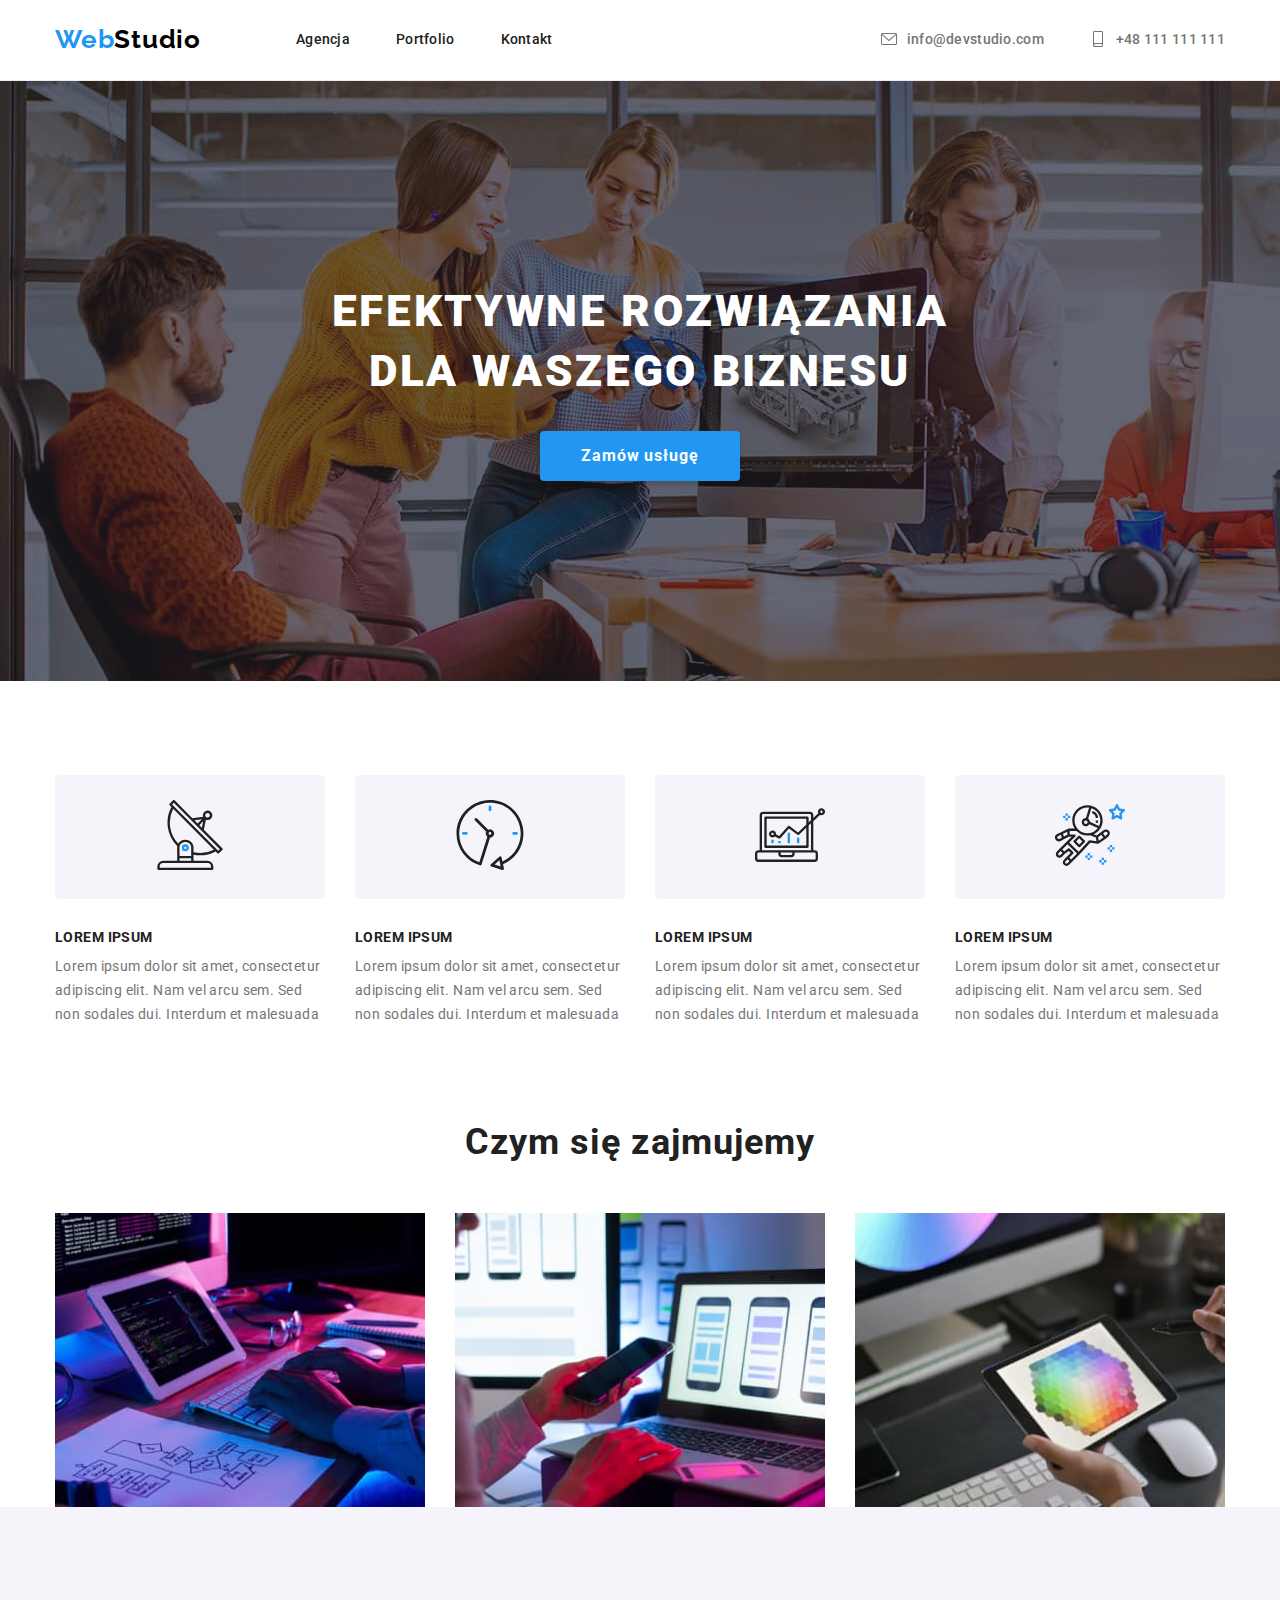
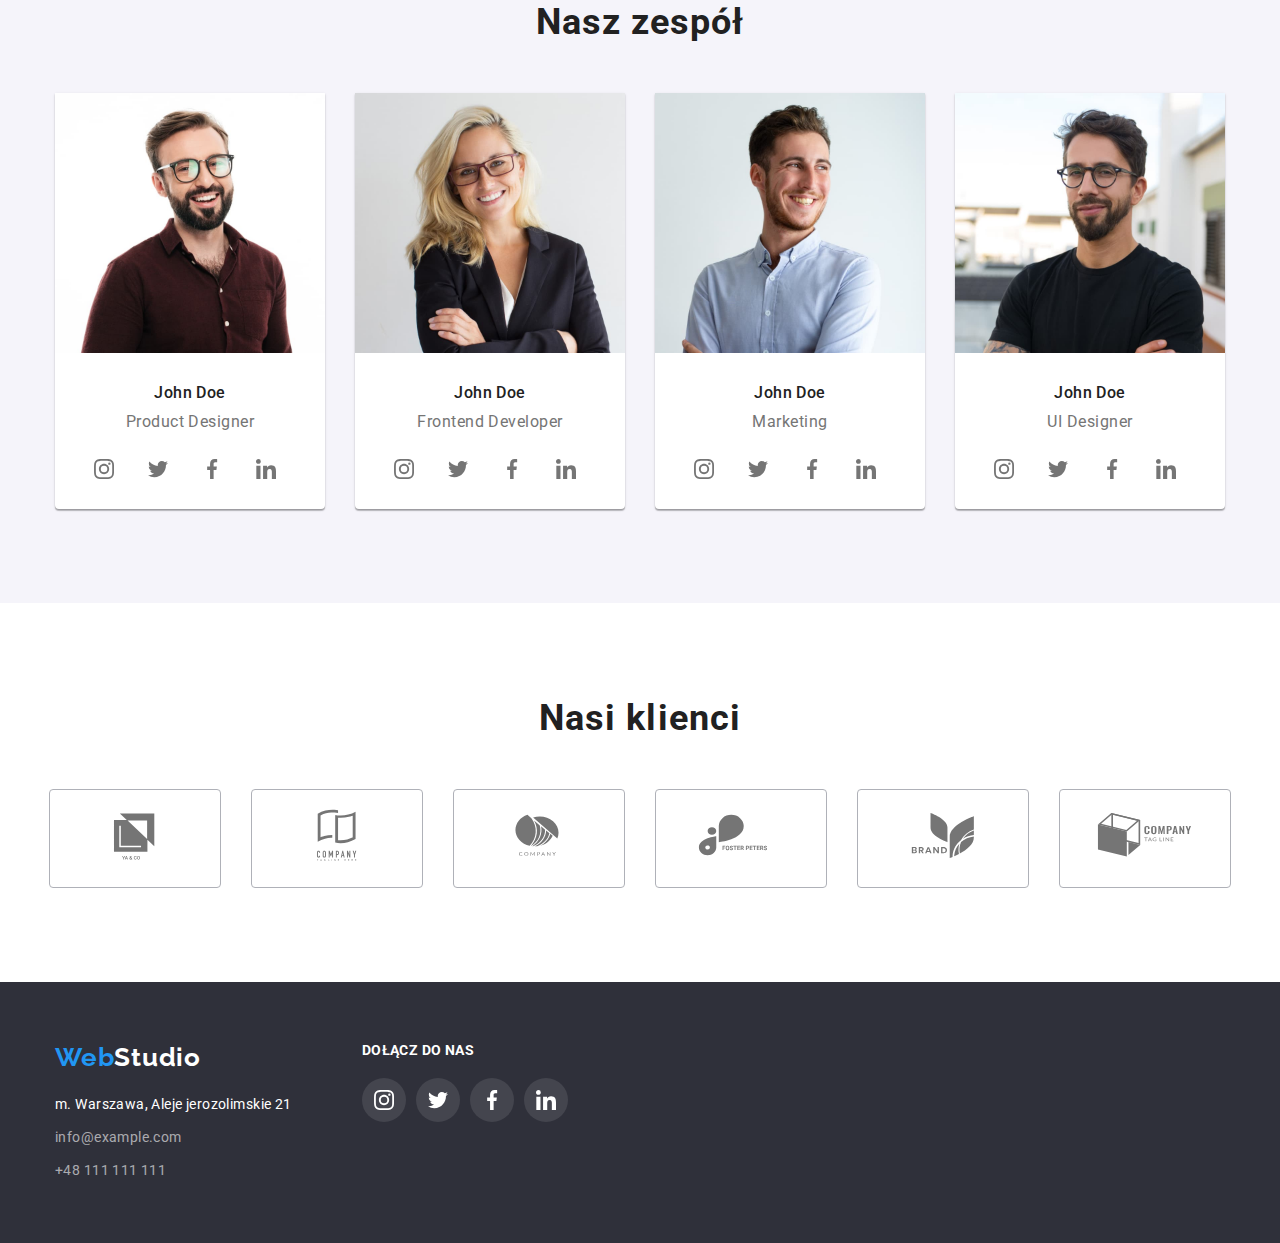
<file: index.html>
<!DOCTYPE html>
<html lang="pl">

<head>
    <meta charset="UTF-8">
    <meta http-equiv="X-UA-Compatible" content="IE=edge">
    <meta name="viewport" content="width=device-width, initial-scale=1.0">
    <link rel="preconnect" href="https://fonts.gstatic.com">
    <link
        href="https://fonts.googleapis.com/css2?family=Raleway:wght@400;700&family=Roboto:wght@400;500;700;900&display=swap"
        rel="stylesheet">
    <title>Zadanie domowe #4 GOIT POLSKA</title>
    <link rel="stylesheet"
        href="https://cdnjs.cloudflare.com/ajax/libs/modern-normalize/1.0.0/modern-normalize.min.css">
    <link rel="stylesheet" href="./css/styles.css">
</head>

<body>

    <!-- -----HEADER----- -->

    <header class="header">
        <div class="container">
            <nav class="navigation">
                <a class="main-logo link" href="./index.html"><span>Web</span>Studio</a>
                <ul class="navigation_list list">
                    <li class="navigation_list-item"><a href="#" class="navigation_list-item-link link">Agencja</a></li>
                    <li class="navigation_list-item"><a href="./portfolio.html"
                            class="navigation_list-item-link link">Portfolio</a></li>
                    <li class="navigation_list-item"><a href="#" class="navigation_list-item-link link">Kontakt</a></li>
                </ul>

                <ul class="navigation_list list">
                    <li class="navigation_list-item">
                        <a href="mailto:info@devstudio.com"
                            class="navigation_list-item-link link navigation_list-item-link-contact">
                            <svg class="icon icon-envelope icon-header">
                                <use xlink:href="./images/symbol-defs.svg#envelope" />
                            </svg>info@devstudio.com</a>
                    </li>
                    <li class="navigation_list-item"><a href="tel:+48111111111"
                            class="navigation_list-item-link link navigation_list-item-link-contact">
                            <svg class="icon icon-smartphone icon-header">
                                <use xlink:href=" ./images/symbol-defs.svg#smartphone" />
                            </svg>+48 111 111 111</a></li>
                </ul>
            </nav>
        </div>
    </header>

    <main>

        <!-- -----HERO----- -->

        <section class="hero">
            <div class="container">
                <h1 class="hero-text">EFEKTYWNE ROZWIĄZANIA<br> DLA WASZEGO BIZNESU</h1>
                <button class="hero-btn" type="button">Zamów usługę</button>
            </div>
        </section>

        <!-- -----ADVANTAGE----- -->

        <section class="advantage">
            <div class="container section">

                <ul class="advantage_list">
                    <li class="advantage_list-item list">
                        <div class="advantage_list-item-icon">
                            <svg class="icon icon-antenna icon-advantage">
                                <use xlink:href=" ./images/symbol-defs.svg#antenna" />
                            </svg>
                        </div>
                        <h4 class="advantage_list-item-header">LOREM IPSUM</h4>
                        <p class="advantage_list-item-description">Lorem ipsum dolor sit amet, consectetur adipiscing
                            elit.
                            Nam vel arcu sem. Sed non sodales dui. Interdum et malesuada
                        </p>
                    </li>
                    <li class="advantage_list-item list">
                        <div class="advantage_list-item-icon">
                            <svg class="icon icon-clock icon-advantage">
                                <use xlink:href=" ./images/symbol-defs.svg#clock" />
                            </svg>
                        </div>
                        <h4 class="advantage_list-item-header">LOREM IPSUM</h4>
                        <p class="advantage_list-item-description">Lorem ipsum dolor sit amet, consectetur adipiscing
                            elit.
                            Nam vel arcu sem. Sed non sodales dui. Interdum et malesuada
                        </p>
                    </li>
                    <li class="advantage_list-item list">
                        <div class="advantage_list-item-icon">
                            <svg class="icon icon-diagram icon-advantage">
                                <use xlink:href=" ./images/symbol-defs.svg#diagram" />
                            </svg>
                        </div>
                        <h4 class="advantage_list-item-header">LOREM IPSUM</h4>
                        <p class="advantage_list-item-description">Lorem ipsum dolor sit amet, consectetur adipiscing
                            elit.
                            Nam vel arcu sem. Sed non sodales dui. Interdum et malesuada
                        </p>
                    </li>
                    <li class="advantage_list-item list">
                        <div class="advantage_list-item-icon">
                            <svg class="icon icon-astronaut icon-advantage">
                                <use xlink:href=" ./images/symbol-defs.svg#astronaut" />
                            </svg>
                        </div>
                        <h4 class="advantage_list-item-header">LOREM IPSUM</h4>
                        <p class="advantage_list-item-description">Lorem ipsum dolor sit amet, consectetur adipiscing
                            elit.
                            Nam vel arcu sem. Sed non sodales dui. Interdum et malesuada
                        </p>
                    </li>
                </ul>
            </div>
        </section>

        <!-- -----ABOUT-US----- -->

        <section class="about">
            <div class="container">

                <h2 class="main-header">Czym się zajmujemy</h2>
                <ul class="about_list-img">
                    <li class="about_list-img-item list"><img src="./images//main/box1.jpg" alt="Aplikacje na tablety"
                            width="370" height="294"></li>
                    <li class="about_list-img-item list"><img src="./images//main/box2.jpg" alt="Aplikacje na komputery"
                            width="370" height="294"></li>
                    <li class="about_list-img-item list"><img src="./images//main/box3.jpg"
                            alt="Aplikacje na urządzenia mobilne" width="370" height="294"></li>
                </ul>
            </div>
        </section>

        <!-- -----OUR TEAM----- -->

        <section class="team">
            <div class="container section">

                <h2 class="main-header">Nasz zespół</h2>
                <ul class="team_list">
                    <li class="team_list-item list">
                        <img class="team_list-item-img" src="./images//main/team1.jpg" alt="Product Designer"
                            width="270" height="260">
                        <h5 class="list-item-header">John Doe</h5>
                        <p class="list-item-description">Product Designer</p>
                        <ul class="social-icon-list">
                            <li class="social-icon-list-item list">
                                <a href="https://www.instagram.com" class="social-icon-list-item-link link">
                                    <svg class="icon icon-instagram social-icon footer-icon">
                                        <use xlink:href=" ./images/symbol-defs.svg#instagram" />
                                    </svg>
                                </a>
                            </li>
                            <li class="social-icon-list-item list">
                                <a href="https://www.twitter.com" class="social-icon-list-item-link link">
                                    <svg class="icon icon-twitter social-icon footer-icon">
                                        <use xlink:href=" ./images/symbol-defs.svg#twitter" />
                                    </svg>
                                </a>
                            </li>
                            <li class="social-icon-list-item list">
                                <a href="https://www.facebook.com" class="social-icon-list-item-link link">
                                    <svg class="icon icon-facebook social-icon footer-icon">
                                        <use xlink:href=" ./images/symbol-defs.svg#facebook" />
                                    </svg>
                                </a>
                            </li>
                            <li class="social-icon-list-item list">
                                <a href="https://www.linkedin.com" class="social-icon-list-item-link link">
                                    <svg class="icon icon-linkedin social-icon footer-icon">
                                        <use xlink:href=" ./images/symbol-defs.svg#linkedin" />
                                    </svg>
                                </a>
                            </li>
                        </ul>
                    </li>
                    <li class="team_list-item list">
                        <img class="team_list-item-img" src="./images//main/team2.jpg" alt="Frontend Developer"
                            width="270" height="260">
                        <h5 class="list-item-header">John Doe</h5>
                        <p class="list-item-description">Frontend Developer</p>
                        <ul class="social-icon-list">
                            <li class="social-icon-list-item list">
                                <a href="https://www.instagram.com" class="social-icon-list-item-link link">
                                    <svg class="icon icon-instagram social-icon footer-icon">
                                        <use xlink:href=" ./images/symbol-defs.svg#instagram" />
                                    </svg>
                                </a>
                            </li>
                            <li class="social-icon-list-item list">
                                <a href="https://www.twitter.com" class="social-icon-list-item-link link">
                                    <svg class="icon icon-twitter social-icon footer-icon">
                                        <use xlink:href=" ./images/symbol-defs.svg#twitter" />
                                    </svg>
                                </a>
                            </li>
                            <li class="social-icon-list-item list">
                                <a href="https://www.facebook.com" class="social-icon-list-item-link link">
                                    <svg class="icon icon-facebook social-icon footer-icon">
                                        <use xlink:href=" ./images/symbol-defs.svg#facebook" />
                                    </svg>
                                </a>
                            </li>
                            <li class="social-icon-list-item list">
                                <a href="https://www.linkedin.com" class="social-icon-list-item-link link">
                                    <svg class="icon icon-linkedin social-icon footer-icon">
                                        <use xlink:href=" ./images/symbol-defs.svg#linkedin" />
                                    </svg>
                                </a>
                            </li>
                        </ul>
                    </li>
                    <li class="team_list-item list">
                        <img class="team_list-item-img" src="./images//main/team3.jpg" alt="Marketing" width="270"
                            height="260">
                        <h5 class="list-item-header">John Doe</h5>
                        <p class="list-item-description">Marketing</p>
                        <ul class="social-icon-list">
                            <li class="social-icon-list-item list">
                                <a href="https://www.instagram.com" class="social-icon-list-item-link link">
                                    <svg class="icon icon-instagram social-icon footer-icon">
                                        <use xlink:href=" ./images/symbol-defs.svg#instagram" />
                                    </svg>
                                </a>
                            </li>
                            <li class="social-icon-list-item list">
                                <a href="https://www.twitter.com" class="social-icon-list-item-link link">
                                    <svg class="icon icon-twitter social-icon footer-icon">
                                        <use xlink:href=" ./images/symbol-defs.svg#twitter" />
                                    </svg>
                                </a>
                            </li>
                            <li class="social-icon-list-item list">
                                <a href="https://www.facebook.com" class="social-icon-list-item-link link">
                                    <svg class="icon icon-facebook social-icon footer-icon">
                                        <use xlink:href=" ./images/symbol-defs.svg#facebook" />
                                    </svg>
                                </a>
                            </li>
                            <li class="social-icon-list-item list">
                                <a href="https://www.linkedin.com" class="social-icon-list-item-link link">
                                    <svg class="icon icon-linkedin social-icon footer-icon">
                                        <use xlink:href=" ./images/symbol-defs.svg#linkedin" />
                                    </svg>
                                </a>
                            </li>
                        </ul>
                    </li>
                    <li class="team_list-item list">
                        <img class="team_list-item-img" src="./images//main/team4.jpg" alt="UI Designer" width="270"
                            height="260">
                        <h5 class="list-item-header">John Doe</h5>
                        <p class="list-item-description">UI Designer</p>
                        <ul class="social-icon-list">
                            <li class="social-icon-list-item list">
                                <a href="https://www.instagram.com" class="social-icon-list-item-link link">
                                    <svg class="icon icon-instagram social-icon footer-icon">
                                        <use xlink:href="./images/symbol-defs.svg#instagram" />
                                    </svg>
                                </a>
                            </li>
                            <li class="social-icon-list-item list">
                                <a href="https://www.twitter.com" class="social-icon-list-item-link link">
                                    <svg class="icon icon-twitter social-icon footer-icon">
                                        <use xlink:href="./images/symbol-defs.svg#twitter" />
                                    </svg>
                                </a>
                            </li>
                            <li class="social-icon-list-item list">
                                <a href="https://www.facebook.com" class="social-icon-list-item-link link">
                                    <svg class="icon icon-facebook social-icon footer-icon">
                                        <use xlink:href="./images/symbol-defs.svg#facebook" />
                                    </svg>
                                </a>
                            </li>
                            <li class="social-icon-list-item list">
                                <a href="https://www.linkedin.com" class="social-icon-list-item-link link">
                                    <svg class="icon icon-linkedin social-icon footer-icon">
                                        <use xlink:href="./images/symbol-defs.svg#linkedin" />
                                    </svg>
                                </a>
                            </li>
                        </ul>
                    </li>
                </ul>
            </div>
        </section>


        <!-- -----CLIENTS----- -->

        <section class="clients">
            <div class="container section">
                <h2 class="main-header">Nasi klienci</h2>
                <ul class="clients_list list">
                    <li class="clients_list-item">
                        <svg class="icon icon-yaco clients-icon">
                            <use xlink:href="./images/symbol-defs.svg#yaco" />
                        </svg>
                    </li>
                    <li class="clients_list-item">
                        <svg class="icon icon-tagline clients-icon">
                            <use xlink:href="./images/symbol-defs.svg#tagline" />
                        </svg>
                    </li>
                    <li class="clients_list-item">
                        <svg class="icon icon-company clients-icon">
                            <use xlink:href="./images/symbol-defs.svg#company" />
                        </svg>
                    </li>
                    <li class="clients_list-item">
                        <svg class="icon icon-foster clients-icon">
                            <use xlink:href="./images/symbol-defs.svg#foster" />
                        </svg>
                    </li>
                    <li class="clients_list-item">
                        <svg class="icon icon-brand clients-icon">
                            <use xlink:href="./images/symbol-defs.svg#brand" />
                        </svg>
                    </li>
                    <li class="clients_list-item">
                        <svg class="icon icon-companytagline clients-icon">
                            <use xlink:href="./images/symbol-defs.svg#companytagline" />
                        </svg>
                    </li>
                </ul>
            </div>
        </section>


    </main>




    <!-- -----FOOTER----- -->

    <footer class="footer">
        <div class="container section">

            <div class="footer_contact">
                <a class="main-logo footer-logo link" href="./index.html"><span>Web</span>Studio</a>

                <address class="address">
                    <ul class="address_list">
                        <li class="address_list-item list">m. Warszawa, Aleje jerozolimskie 21</li>
                        <li class="address_list-item list">
                            <a href="mailto:info@example.com"
                                class="address_list-item-contact link">info@example.com</a></li>
                        <li class="address_list-item list">
                            <a href="tel:+48111111111" class="address_list-item-contact link">+48 111
                                111
                                111</a></li>
                    </ul>
                </address>
            </div>

            <div class="footer_social">
                <p class="footer_social-header">DOŁĄCZ DO NAS</p>
                <ul class="social-icon-list">
                    <li class="social-icon-list-item list">
                        <a href="https://www.instagram.com">
                            <svg class="icon icon-instagram social-icon footer-icon">
                                <use xlink:href="./images/symbol-defs.svg#instagram" />
                            </svg>
                        </a>
                    </li>
                    <li class="social-icon-list-item list">
                        <a href="https://www.twitter.com">
                            <svg class="icon icon-twitter social-icon footer-icon">
                                <use xlink:href="./images/symbol-defs.svg#twitter" />
                            </svg>
                        </a>
                    </li>
                    <li class="social-icon-list-item list">
                        <a href="https://www.facebook.com">
                            <svg class="icon icon-facebook social-icon footer-icon">
                                <use xlink:href="./images/symbol-defs.svg#facebook" />
                            </svg>
                        </a>
                    </li>
                    <li class="social-icon-list-item list">
                        <a href="https://www.linkedin.com">
                            <svg class="icon icon-linkedin social-icon footer-icon">
                                <use xlink:href="./images/symbol-defs.svg#linkedin" />
                            </svg>
                        </a>
                    </li>
                </ul>

            </div>
        </div>
    </footer>

</body>

</html>
</file>
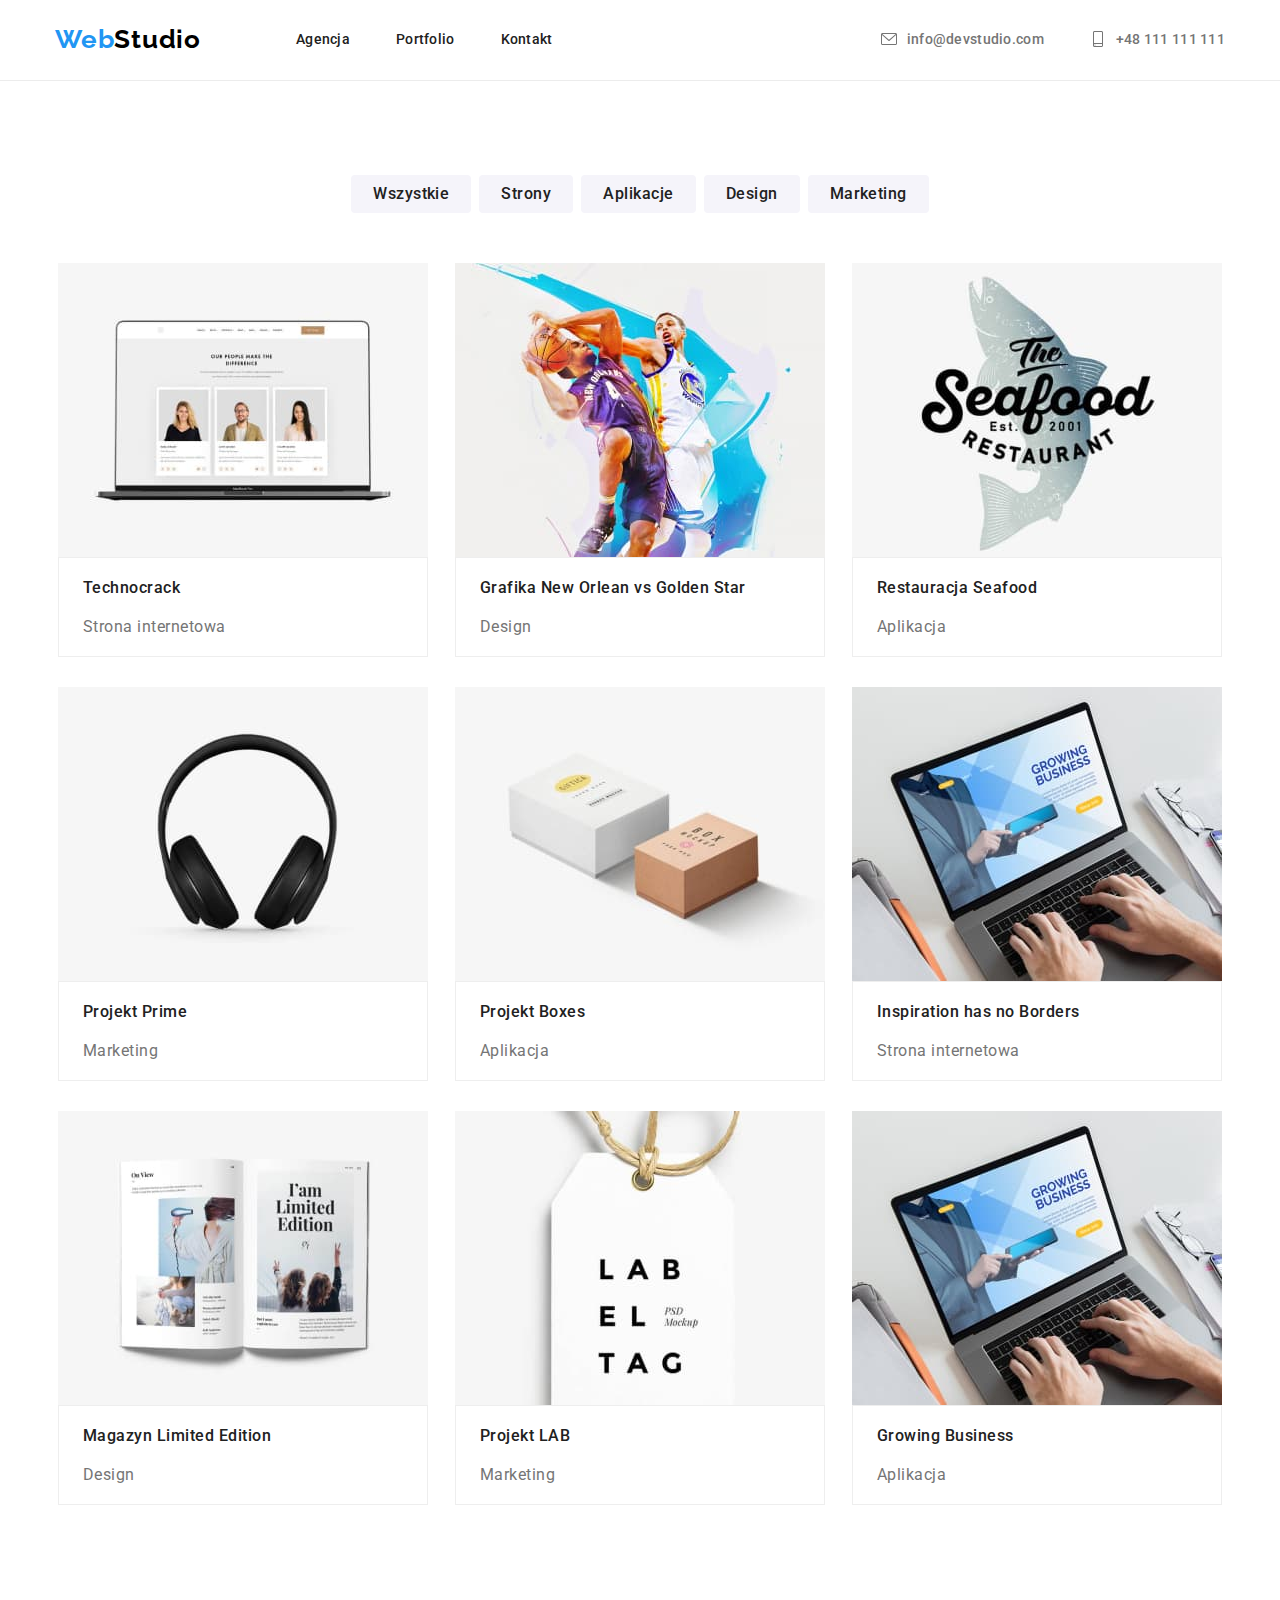
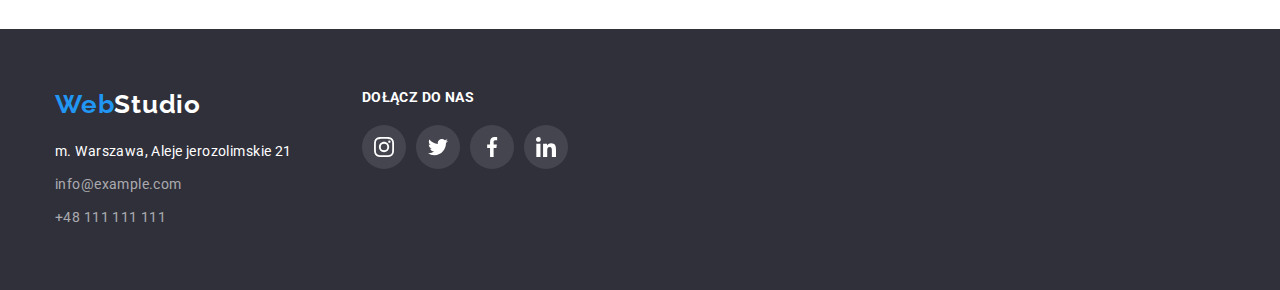
<file: portfolio.html>
<!DOCTYPE html>
<html lang="en">

<head>
    <meta charset="UTF-8">
    <meta http-equiv="X-UA-Compatible" content="IE=edge">
    <meta name="viewport" content="width=device-width, initial-scale=1.0">
    <link rel="preconnect" href="https://fonts.gstatic.com">
    <link
        href="https://fonts.googleapis.com/css2?family=Raleway:wght@400;700&family=Roboto:wght@400;500;700;900&display=swap"
        rel="stylesheet">
    <title>Zadanie domowe #4 - portfolio GOIT POLSKA</title>
    <link rel="stylesheet"
        href="https://cdnjs.cloudflare.com/ajax/libs/modern-normalize/1.0.0/modern-normalize.min.css">
    <link rel="stylesheet" href="./css/styles.css">
</head>

<body>

    <!-- -----HEADER----- -->

    <header class="header">
        <div class="container">
            <nav class="navigation">
                <a class="main-logo link" href="./index.html"><span>Web</span>Studio</a>
                <ul class="navigation_list list">
                    <li class="navigation_list-item"><a href="#" class="navigation_list-item-link link">Agencja</a></li>
                    <li class="navigation_list-item"><a href="./portfolio.html"
                            class="navigation_list-item-link link">Portfolio</a></li>
                    <li class="navigation_list-item"><a href="#" class="navigation_list-item-link link">Kontakt</a></li>
                </ul>

                <ul class="navigation_list list">
                    <li class="navigation_list-item">
                        <a href="mailto:info@devstudio.com"
                            class="navigation_list-item-link link navigation_list-item-link-contact">
                            <svg class="icon icon-envelope icon-header">
                                <use xlink:href="./images/symbol-defs.svg#envelope" />
                            </svg>info@devstudio.com</a>
                    </li>
                    <li class="navigation_list-item"><a href="tel:+48111111111"
                            class="navigation_list-item-link link navigation_list-item-link-contact">
                            <svg class="icon icon-smartphone icon-header">
                                <use xlink:href=" ./images/symbol-defs.svg#smartphone" />
                            </svg>+48 111 111 111</a></li>
                </ul>
            </nav>
        </div>
    </header>

    <main>

        <!-- -----MAIN SECTION----- -->

        <section class="main_section">
            <div class="container section">
                <ul class="main_section-nav-list list">
                    <li class="main_section-nav-list-item"><button
                            class="main_section-nav-list-item-btn">Wszystkie</button>
                    </li>
                    <li class="main_section-nav-list-item"><button
                            class="main_section-nav-list-item-btn">Strony</button>
                    </li>
                    <li class="main_section-nav-list-item" list><button
                            class="main_section-nav-list-item-btn">Aplikacje</button>
                    </li>
                    <li class="main_section-nav-list-item"><button
                            class="main_section-nav-list-item-btn">Design</button>
                    </li>
                    <li class="main_section-nav-list-item"><button
                            class="main_section-nav-list-item-btn">Marketing</button>
                    </li>
                </ul>

                <ul class="main_section-card-list list">
                    <li class="main_section-card-list-item">
                        <img class="" src="./images/portfolio/technocrack.jpg" alt="Strona internetowa Technocrack"
                            width="370" height="294">
                        <div class="main_section-card-list-item-description">
                            <h5 class="list-item-header">Technocrack</h5>
                            <p class="list-item-description">Strona internetowa</p>
                        </div>
                    </li>
                    <li class="main_section-card-list-item">
                        <img class="" src="./images/portfolio/new_orlean.jpg" alt="Mecz Nowy Orlean vs Golden Star"
                            width="370" height="294">
                        <div class="main_section-card-list-item-description">
                            <h5 class="list-item-header">Grafika New Orlean vs Golden Star</h5>
                            <p class="list-item-description">Design</p>
                        </div>
                    </li>
                    <li class="main_section-card-list-item">
                        <img class="" src="./images/portfolio//seafood.jpg" alt="Logo restauracji SeaFood" width="370"
                            height="294">
                        <div class="main_section-card-list-item-description">

                            <h5 class="list-item-header">Restauracja Seafood</h5>
                            <p class="list-item-description">Aplikacja</p>
                        </div>
                    </li>
                    <li class="main_section-card-list-item">
                        <img class="" src="./images/portfolio/prime.jpg" alt=" Projekt Prime" width="370" height="294">
                        <div class="main_section-card-list-item-description">

                            <h5 class="list-item-header">Projekt Prime</h5>
                            <p class="list-item-description">Marketing</p>
                        </div>
                    </li>
                    <li class="main_section-card-list-item">
                        <img class="" src="./images/portfolio/boxes.jpg" alt="Projekt Boxes" width="370" height="294">
                        <div class="main_section-card-list-item-description">

                            <h5 class="list-item-header">Projekt Boxes</h5>
                            <p class="list-item-description">Aplikacja</p>
                        </div>
                    </li>
                    <li class="main_section-card-list-item">
                        <img class="" src="./images/portfolio/laptop.jpg" alt="Monitor" width="370" height="294">
                        <div class="main_section-card-list-item-description">

                            <h5 class="list-item-header">Inspiration has no Borders</h5>
                            <p class="list-item-description">Strona internetowa</p>
                        </div>
                    </li>
                    <li class="main_section-card-list-item">
                        <img class="" src="./images/portfolio/book.jpg" alt="Kolorowy magazyn" width="370" height="294">
                        <div class="main_section-card-list-item-description">

                            <h5 class="list-item-header">Magazyn Limited Edition</h5>
                            <p class="list-item-description">Design</p>
                        </div>
                    </li>
                    <li class="main_section-card-list-item">
                        <img class="" src="./images/portfolio/lab.jpg" alt="Zawieszka laboratoryjna" width="370"
                            height="294">
                        <div class="main_section-card-list-item-description">

                            <h5 class="list-item-header">Projekt LAB</h5>
                            <p class="list-item-description">Marketing</p>
                        </div>
                    </li>
                    <li class="main_section-card-list-item">
                        <img class="" src="./images/portfolio/laptop.jpg" alt="Laptop" width="370" height="294">
                        <div class="main_section-card-list-item-description">

                            <h5 class="list-item-header">Growing Business</h5>
                            <p class="list-item-description">Aplikacja</p>
                        </div>
                    </li>
                </ul>

            </div>
        </section>
    </main>

    <!-- -----FOOTER----- -->

    <footer class="footer">
        <div class="container section">

            <div class="footer_contact">
                <a class="main-logo footer-logo link" href="./index.html"><span>Web</span>Studio</a>

                <address class="address">
                    <ul class="address_list">
                        <li class="address_list-item list">m. Warszawa, Aleje jerozolimskie 21</li>
                        <li class="address_list-item list">
                            <a href="mailto:info@example.com"
                                class="address_list-item-contact link">info@example.com</a></li>
                        <li class="address_list-item list">
                            <a href="tel:+48111111111" class="address_list-item-contact link">+48 111
                                111
                                111</a></li>
                    </ul>
                </address>
            </div>

            <div class="footer_social">
                <p class="footer_social-header">DOŁĄCZ DO NAS</p>
                <ul class="social-icon-list">
                    <li class="social-icon-list-item list">
                        <a href="https://www.instagram.com">
                            <svg class="icon icon-instagram social-icon footer-icon">
                                <use xlink:href="./images/symbol-defs.svg#instagram" />
                            </svg>
                        </a>
                    </li>
                    <li class="social-icon-list-item list">
                        <a href="https://www.twitter.com">
                            <svg class="icon icon-twitter social-icon footer-icon">
                                <use xlink:href="./images/symbol-defs.svg#twitter" />
                            </svg>
                        </a>
                    </li>
                    <li class="social-icon-list-item list">
                        <a href="https://www.facebook.com">
                            <svg class="icon icon-facebook social-icon footer-icon">
                                <use xlink:href="./images/symbol-defs.svg#facebook" />
                            </svg>
                        </a>
                    </li>
                    <li class="social-icon-list-item list">
                        <a href="https://www.linkedin.com">
                            <svg class="icon icon-linkedin social-icon footer-icon">
                                <use xlink:href="./images/symbol-defs.svg#linkedin" />
                            </svg>
                        </a>
                    </li>
                </ul>

            </div>
        </div>
    </footer>

</body>

</html>
</file>
<file: css/styles.css>
:root {
    --main-font: 'Roboto', sans-serif;
    --secondary-font: 'Raleway', sans-serif;
    --main-color: #2196F3;
    --secondary-color: #212121;
    --third-color: #757575;
}

body {
    font-family: var(--main-font);
}


h1,
h2,
h3,
h4,
h5,
h6 {
    margin: 0;
}

ul,
ol {
    margin: 0;
    padding: 0;
}

p {
    margin: 0;
    padding: 0;
}

.list {
    list-style: none;
}

.link {
    text-decoration: none;
}

img {
    display: block;
}

/* ===== COMPONENT ===== */

.section {
    padding-top: 94px;
    padding-bottom: 94px;
}

.main-header {
    font-weight: 700;
    font-size: 36px;
    line-height: 1.167;
    text-align: center;
    letter-spacing: 0.03em;
    color: var(--secondary-color);
}

.list-item-header {
    font-weight: 500;
    font-size: 16px;
    line-height: 1.188;
    text-align: center;
    letter-spacing: 0.03em;
    color: var(--secondary-color);
}

.list-item-description {
    font-size: 16px;
    line-height: 1.188;
    text-align: center;
    letter-spacing: 0.03em;
    color: var(--third-color);
}

.icon {
    display: inline-block;
    margin-right: 10px;
    fill: currentColor;
}

.social-icon-list {
    display: flex;
}

.social-icon-list-item {
    display: flex;
    margin-right: 10px;
    background: rgba(255, 255, 255, 0.1);
    border-radius: 50%;
    cursor: pointer;
}

.social-icon {
    display: flex;
    width: 20px;
    height: 20px;
    margin: 12px;
}



/* ===== END COMPONENT ===== */

/* ===== HEADER ===== */

.header {
    border-bottom: 1px solid #ECECEC;
}

.header .container {
    width: 1200px;
    margin: 0 auto;
    padding-left: 15px;
    padding-right: 15px;
}

.navigation {
    display: flex;
    align-items: center;
    padding-top: 24px;
    padding-bottom: 25px;
}

.main-logo {
    font-family: var(--secondary-font);
    font-weight: 700;
    font-size: 26px;
    line-height: 1.192;
    letter-spacing: 0.03em;
    color: #000000;
}

.main-logo span {
    color: var(--main-color);
}

.navigation_list {
    display: flex;
    justify-content: space-between;
    margin-left: 95px;
}

.navigation_list:last-child {
    margin-left: auto;
}

.navigation_list-item-link {
    display: flex;
    align-items: center;
    font-weight: 500;
    font-size: 14px;
    line-height: 1.143;
    letter-spacing: 0.02em;
    color: var(--secondary-color);
    text-align: center;
}

.navigation_list-item:not(:last-child) {
    margin-right: 46px;
}

.navigation_list-item-link:hover,
.navigation_list-item-link:focus,
.navigation_list-item-link:visited {
    color: var(--main-color);
}

.navigation_list-item-link-contact {
    color: var(--third-color);
}

.icon-header {
    width: 16px;
    height: 16px;
    color: currentColor;
}


/* ===== END HEADER ===== */

/* =====  HERO ===== */

.hero {
    margin: 0 auto;
    min-width: 1200px;
    max-width: 1600px;
    background: linear-gradient(rgba(47, 48, 58, 0.4), rgba(47, 48, 58, 0.4)),
        url(../images/main/hero.jpg);
    background-size: cover;
}

.hero .container {
    display: flex;
    flex-direction: column;
    align-items: center;
    margin: 0 auto;
}

.hero-text {
    font-weight: 900;
    font-size: 44px;
    line-height: 1.364;
    text-align: center;
    letter-spacing: 0.06em;
    text-transform: uppercase;
    color: #FFFFFF;
    padding-top: 200px;
}

.hero-btn {
    font-weight: 700;
    font-size: 16px;
    line-height: 1.875;
    letter-spacing: 0.06em;
    color: #FFFFFF;
    background-color: var(--main-color);
    box-shadow: 0px 4px 4px rgba(0, 0, 0, 0.15);
    border-radius: 4px;
    cursor: pointer;
    border: none;
    width: 200px;
    height: 50px;
    margin-top: 30px;
    margin-bottom: 200px;
}

/* ===== END HERO ===== */

/* =====  ADVANTAGE ===== */

.advantage .container {
    width: 1200px;
    margin: 0 auto;
    padding-left: 15px;
    padding-right: 15px;
}

.advantage_list {
    display: flex;
    text-align: left;
}


.advantage_list-item:not(:last-child) {
    margin-right: 30px;

}

.advantage_list-item-icon {
    text-align: center;
    background: #F5F4FA;
    border-radius: 4px;
}

.icon-advantage {
    height: 70px;
    width: 70px;
    margin: 25px 100px;
}

.advantage_list-item-header {
    font-weight: 700;
    font-size: 14px;
    line-height: 1.143;
    letter-spacing: 0.03em;
    text-transform: uppercase;
    color: var(--secondary-color);
    margin-top: 30px;
}

.advantage_list-item-description {
    font-size: 14px;
    line-height: 1.714;
    letter-spacing: 0.03em;
    color: var(--third-color);
    padding-top: 10px;
}

/* ===== END ADVANTAGE ===== */

/* =====  ABOUT US ===== */

.about .container {
    width: 1200px;
    margin: 0 auto;
    padding-left: 15px;
    padding-right: 15px;
    text-align: center;
}

.about_list-img {
    display: flex;
    padding-top: 50px;
}

.about_list-img-item:not(:last-child) {
    margin-right: 30px;
}

/* ===== END ABOUT US ===== */

/* ===== OUR TEAM ===== */

.team {
    background-color: #F5F4FA;
}

.team .container {
    width: 1200px;
    margin: 0 auto;
    padding-left: 15px;
    padding-right: 15px;
    text-align: center;
}

.team_list {
    display: flex;
    justify-content: center;
    align-items: center;
    margin-top: 50px;
}

.team_list-item {
    display: flex;
    flex-direction: column;
    align-items: center;
    background: #FFFFFF;
    box-shadow: 0px 1px 3px rgba(0, 0, 0, 0.12),
        0px 1px 1px rgba(0, 0, 0, 0.14),
        0px 2px 1px rgba(0, 0, 0, 0.2);
    border-radius: 0px 0px 4px 4px;
}

.team_list-item:not(:last-child) {
    margin-right: 30px;
}

.team_list .list-item-header {
    margin-top: 30px;
    margin-bottom: 10px;
}

.team .social-icon-list {
    text-align: center;
    margin-top: 16px;
    margin-bottom: 18px;

}

.team .social-icon-list-item:hover,
.team .social-icon-list-item:focus {
    background: var(--main-color);
}

.social-icon-list-item-link {
    color: var(--third-color);
}

.social-icon-list-item-link:hover,
.social-icon-list-item-link:focus {
    color: #fff;
}

.team .social-icon {
    fill: currentColor;
}


/* ===== END OUR TEAM ===== */

/* =====  CLIENTS ===== */

.clients .container {
    width: 1200px;
    margin: 0 auto;
    padding-left: 15px;
    padding-right: 15px;
    text-align: center;
}

.clients_list {
    display: flex;
    justify-content: center;
    align-items: center;
    margin-top: 50px;
}

.clients_list-item {
    border: 1px solid #AFB1B8;
    border-radius: 4px;
    color: var(--third-color);
}

.clients_list-item:hover,
.clients_list-item:focus {
    color: var(--main-color);
    border-color: var(--main-color);
}

.clients_list-item:not(:last-child) {
    margin-right: 30px;
}

.clients-icon {
    width: 106px;
    height: 60px;
    fill: currentColor;
    margin: 16px 32px;
}


/* =====  END CLIENTS ===== */

/* =====  FOOTER ===== */

.footer {
    background-color: #2f303a;
}

.footer .container {
    margin: 0 auto;
    padding: 60px 15px;
    display: flex;
    width: 1200px;
    /* flex-direction: column; */
}

.footer .footer-logo {
    color: #fff;
}

.address_list {
    font-style: normal;
    margin-top: 20px;
}

.address_list-item {
    font-size: 14px;
    line-height: 1.714;
    letter-spacing: 0.03em;
    color: #FFF;
}

.address_list-item:not(:first-child) {
    padding-top: 9px;
}

.address_list-item-contact {
    font-size: 14px;
    line-height: 1.714;
    letter-spacing: 0.03em;
    color: rgba(255, 255, 255, 0.6);
}

.address_list-item-contact:hover,
.address_list-item-contact:active {
    color: var(--main-color);
}

.footer_social {
    margin-left: 70px;
}

.footer_social-header {
    font-weight: 700;
    font-size: 14px;
    line-height: 1.143;
    letter-spacing: 0.03em;
    text-transform: uppercase;
    color: #FFFFFF;
    margin-bottom: 20px;
}


.footer .social-icon-list-item:hover,
.footer .social-icon-list-item:focus {
    background: var(--main-color);
}

.footer-icon {
    fill: #FFF;
}


/* ===== END FOOTER ===== */



/* ------===== PORTFOLIO =====------- */



/* =====  MAIN SECTION ===== */

.main_section {
    width: 1200px;
    margin: 0 auto;
    padding: 0 15px;
}


.main_section-nav-list {
    display: flex;
    justify-content: center;
    margin-bottom: 50px;
}

.main_section-nav-list-item:not(:last-child) {
    margin-right: 8px;
}

.main_section-nav-list-item-btn {
    font-weight: 500;
    padding: 6px 22px;
    font-size: 16px;
    line-height: 1.625;
    text-align: center;
    letter-spacing: 0.03em;
    color: var(--secondary-color);
    background: #F5F4FA;
    border: none;
    border-radius: 4px;
    cursor: pointer;
}

.main_section-nav-list-item-btn:hover,
.main_section-nav-list-item-btn:active {
    color: #fff;
    background-color: var(--main-color);
    box-shadow: 0px 3px 1px rgba(0, 0, 0, 0.1),
        0px 1px 2px rgba(0, 0, 0, 0.08),
        0px 2px 2px rgba(0, 0, 0, 0.12);
}

.main_section-card-list {
    display: flex;
    justify-content: center;
    flex-wrap: wrap;
}

.main_section-card-list-item {
    margin-bottom: 30px;
    align-self: flex-start;
    background: #FFFFFF;
    cursor: pointer;
}

.main_section-card-list-item:hover,
.main_section-card-list-item:focus {
    box-shadow: 0px 1px 1px rgba(0, 0, 0, 0.12),
        0px 4px 4px rgba(0, 0, 0, 0.06),
        1px 4px 6px rgba(0, 0, 0, 0.16);
}


.main_section-card-list-item-description {
    border: 1px solid #eee;
}

.main_section-card-list-item:not(:nth-child(3n)) {
    margin-right: 27px;

}

.main_section-card-list-item .list-item-header {
    padding: 20px 24px;
    text-align: left;
}

.main_section-card-list-item .list-item-description {
    padding: 0 24px;
    padding-bottom: 20px;
    text-align: left;
}

/* ===== END MAIN SECTION ===== */

/* ------===== END PORTFOLIO =====------ */
</file>
